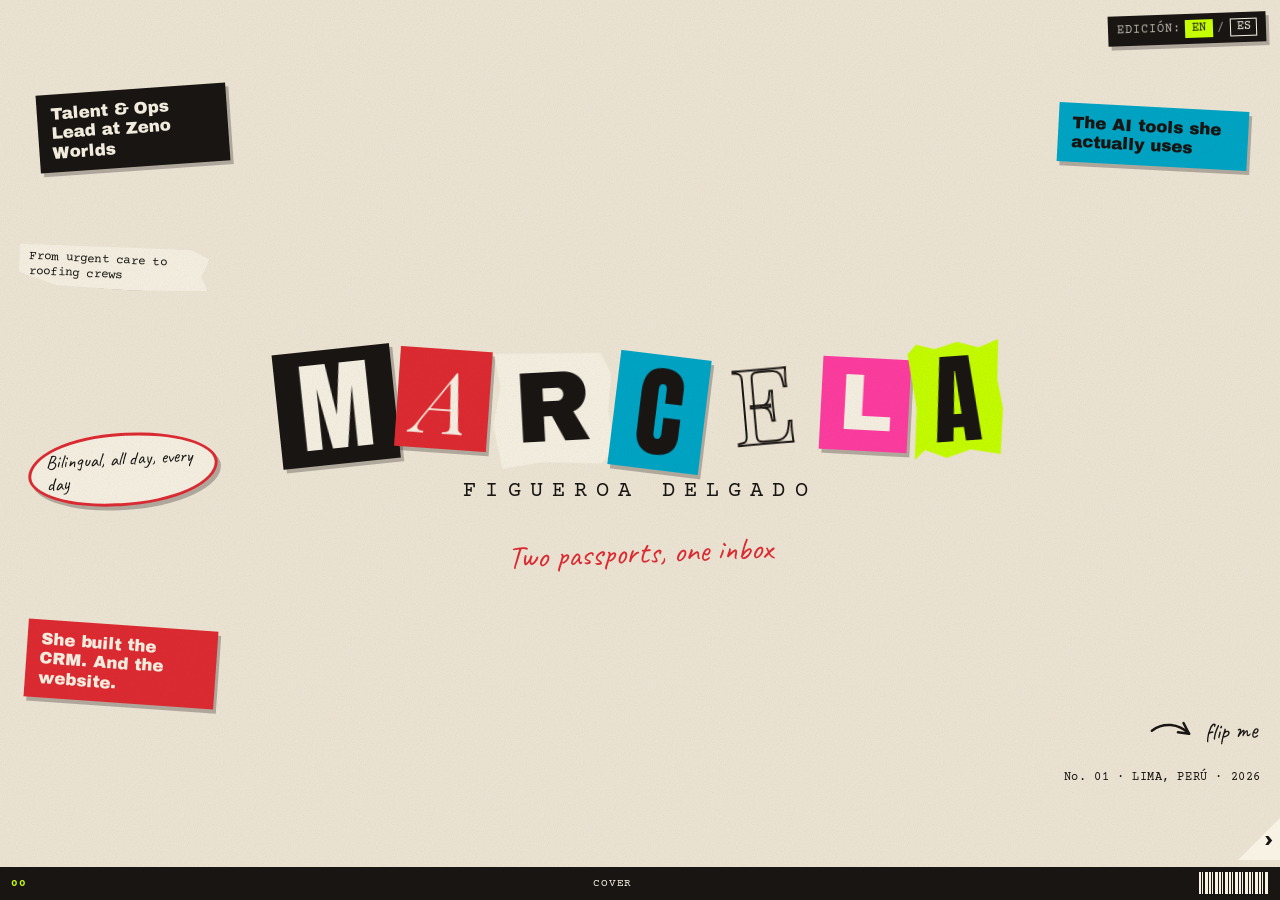
<file: portfolio/index.html>
<!doctype html>
<html lang="en">
<head>
<meta charset="utf-8" />
<meta name="viewport" content="width=device-width, initial-scale=1" />
<title>Marcela Figueroa Delgado — Portfolio</title>
<meta name="description" content="Portfolio of Marcela Figueroa Delgado. Talent and operations, built like a magazine." />
<link rel="icon" href="favicon.ico" />

<!-- Open Graph -->
<meta property="og:title" content="Marcela Figueroa Delgado — Portfolio" />
<meta property="og:description" content="Portfolio of Marcela Figueroa Delgado. Talent and operations, built like a magazine." />
<meta property="og:type" content="website" />
<meta property="og:url" content="" /> <!-- TODO: set to the deployed URL once this is imported into Vercel -->
<!-- assets/og-cover.png is a 1200x630 screenshot of the finished cover spread.
     Regenerate it any time the cover design changes — it is not built automatically. -->
<meta property="og:image" content="assets/og-cover.png" />
<meta property="og:locale" content="en_US" />
<meta property="og:locale:alternate" content="es_PE" />

<!-- Twitter -->
<meta name="twitter:card" content="summary_large_image" />
<meta name="twitter:title" content="Marcela Figueroa Delgado — Portfolio" />
<meta name="twitter:description" content="Portfolio of Marcela Figueroa Delgado. Talent and operations, built like a magazine." />
<meta name="twitter:image" content="assets/og-cover.png" />

<link rel="preconnect" href="https://fonts.googleapis.com" />
<link rel="preconnect" href="https://fonts.gstatic.com" crossorigin />
<link href="https://fonts.googleapis.com/css2?family=Anton&family=Archivo+Black&family=Playfair+Display:ital,wght@0,700;1,700&family=Courier+Prime:wght@400;700&family=Caveat:wght@500;700&display=swap" rel="stylesheet" />

<link rel="stylesheet" href="styles.css" />
</head>
<body>

<div class="paper-grain" aria-hidden="true"></div>

<div class="lang-toggle" role="group" aria-label="Language / Idioma">
  <span class="lang-toggle-label">EDICIÓN:</span>
  <button type="button" id="lang-en" class="lang-btn is-active" aria-pressed="true">EN</button>
  <span class="lang-slash">/</span>
  <button type="button" id="lang-es" class="lang-btn" aria-pressed="false">ES</button>
</div>

<main id="app">

  <!-- ===================================================================
       SPREAD 00 — COVER
       =================================================================== -->
  <section class="spread spread--cover" id="spread-00" aria-labelledby="cover-name"
    data-hash="#/" data-page="00" data-section-en="Cover" data-section-es="Portada">

    <div class="cover-flags" aria-hidden="false">
      <p class="flag flag--1" data-en="Talent &amp; Ops Lead at Zeno Worlds" data-es="Talent &amp; Ops Lead en Zeno Worlds">Talent &amp; Ops Lead at Zeno Worlds</p>
      <p class="flag flag--2" data-en="From urgent care to roofing crews" data-es="De la clínica a las cuadrillas de techos">From urgent care to roofing crews</p>
      <p class="flag flag--3" data-en="She built the CRM. And the website." data-es="Ella construyó el CRM. Y la web.">She built the CRM. And the website.</p>
      <p class="flag flag--4" data-en="The AI tools she actually uses" data-es="Las herramientas de IA que sí usa">The AI tools she actually uses</p>
      <p class="flag flag--5" data-en="Bilingual, all day, every day" data-es="Bilingüe, todo el día, todos los días">Bilingual, all day, every day</p>
    </div>

    <div class="name-block">
      <h1 class="sr-only" id="cover-name">Marcela Figueroa Delgado</h1>

      <div class="cutout-name" aria-hidden="true">
        <span class="cl cl--m">M</span>
        <span class="cl cl--a1">A</span>
        <span class="cl cl--r">R</span>
        <span class="cl cl--c">C</span>
        <span class="cl cl--e">E</span>
        <span class="cl cl--l">L</span>
        <span class="cl cl--a2">A</span>
      </div>

      <p class="surname" aria-hidden="true">Figueroa Delgado</p>

      <p class="tagline" data-en="Two passports, one inbox" data-es="Dos pasaportes, un inbox">Two passports, one inbox</p>
    </div>

    <div class="corner-stamp">
      <p class="issue-info">
        No. 01 &middot;
        <span data-en="LIMA, PERÚ" data-es="LIMA, PERÚ">LIMA, PERÚ</span> &middot;
        <span class="year">2026</span>
      </p>
    </div>

    <a href="#/contents" class="flip-hint">
      <span class="flip-hint-inner">
        <svg viewBox="0 0 46 32" aria-hidden="true" focusable="false">
          <path d="M3 12 C 15 4, 30 6, 40 17" stroke="var(--ink)" stroke-width="2.5" fill="none" stroke-linecap="round"/>
          <path d="M40 17 L 29 15 M40 17 L 35 6" stroke="var(--ink)" stroke-width="2.5" fill="none" stroke-linecap="round"/>
        </svg>
        <span data-en="flip me" data-es="dale la vuelta">flip me</span>
      </span>
    </a>

  </section>

  <!-- ===================================================================
       SPREAD 01 — CONTENTS
       =================================================================== -->
  <section class="spread spread--contents" id="spread-01" aria-labelledby="contents-heading"
    data-hash="#/contents" data-page="01" data-section-en="Contents" data-section-es="Índice">

    <div class="contents-wrap">
      <h2 id="contents-heading" class="section-header">
        <span class="sr-only" data-en="What's Inside" data-es="Qué hay adentro">What's Inside</span>
        <span class="cutout-header" aria-hidden="true" data-en="WHAT'S INSIDE" data-es="QUÉ HAY ADENTRO"></span>
      </h2>

      <div class="contents-layout">
        <div class="contents-strip card torn-1 tape">
          <ol class="contents-list">
            <li class="contents-row">
              <a class="contents-link" href="#/about">
                <span class="contents-title" data-en="About Me" data-es="Sobre Mí">About Me</span>
                <span class="sr-only">—</span>
                <span class="leader" aria-hidden="true"></span>
                <span class="contents-num" style="--base-rotate:-3deg">02</span>
              </a>
            </li>
            <li class="contents-row">
              <a class="contents-link" href="#/what-i-do">
                <span class="contents-title" data-en="What I Do All Day" data-es="Lo Que Hago Todo El Día">What I Do All Day</span>
                <span class="sr-only">—</span>
                <span class="leader" aria-hidden="true"></span>
                <span class="contents-num" style="--base-rotate:2deg">03</span>
              </a>
            </li>
            <li class="contents-row">
              <a class="contents-link" href="#/zeno">
                <span class="contents-title" data-en="The Zeno Files" data-es="Los Archivos Zeno">The Zeno Files</span>
                <span class="sr-only">—</span>
                <span class="leader" aria-hidden="true"></span>
                <span class="contents-num" style="--base-rotate:-2deg">04</span>
              </a>
            </li>
            <li class="contents-row">
              <a class="contents-link" href="#/ai">
                <span class="contents-title" data-en="How I Use AI" data-es="Cómo Uso La IA">How I Use AI</span>
                <span class="sr-only">—</span>
                <span class="leader" aria-hidden="true"></span>
                <span class="contents-num" style="--base-rotate:3deg">05</span>
              </a>
            </li>
            <li class="contents-row">
              <a class="contents-link" href="#/before-this">
                <span class="contents-title" data-en="Before This" data-es="Antes De Esto">Before This</span>
                <span class="sr-only">—</span>
                <span class="leader" aria-hidden="true"></span>
                <span class="contents-num" style="--base-rotate:-3deg">06</span>
              </a>
            </li>
            <li class="contents-row">
              <a class="contents-link" href="#/off-the-clock">
                <span class="contents-title" data-en="Off The Clock" data-es="Tiempo Libre">Off The Clock</span>
                <span class="sr-only">—</span>
                <span class="leader" aria-hidden="true"></span>
                <span class="contents-num" style="--base-rotate:2deg">07</span>
              </a>
            </li>
            <li class="contents-row">
              <a class="contents-link" href="#/contact">
                <span class="contents-title" data-en="Let's Talk" data-es="Hablemos">Let's Talk</span>
                <span class="sr-only">—</span>
                <span class="leader" aria-hidden="true"></span>
                <span class="contents-num" style="--base-rotate:-2deg">08</span>
              </a>
            </li>
          </ol>
        </div>

        <div class="contents-previews">
          <div class="thumb-scrap tape" data-draggable tabindex="0"
            style="--base-rotate:-6deg" aria-label="Decorative torn-paper preview thumbnail, draggable">
            <svg viewBox="0 0 48 48" aria-hidden="true" focusable="false">
              <circle cx="24" cy="17" r="8" fill="none" stroke="var(--ink)" stroke-width="2.5"/>
              <path d="M8 42c1-9 8-15 16-15s15 6 16 15" fill="none" stroke="var(--ink)" stroke-width="2.5" stroke-linecap="round"/>
            </svg>
            <span class="thumb-caption" data-en="About" data-es="Sobre mí">About</span>
          </div>
          <div class="thumb-scrap tape" data-draggable tabindex="0"
            style="--base-rotate:4deg" aria-label="Decorative torn-paper preview thumbnail, draggable">
            <svg viewBox="0 0 48 48" aria-hidden="true" focusable="false">
              <rect x="7" y="18" width="34" height="20" fill="none" stroke="var(--ink)" stroke-width="2.5"/>
              <path d="M18 18v-4a6 6 0 0 1 12 0v4" fill="none" stroke="var(--ink)" stroke-width="2.5"/>
            </svg>
            <span class="thumb-caption" data-en="Zeno" data-es="Zeno">Zeno</span>
          </div>
          <div class="thumb-scrap tape" data-draggable tabindex="0"
            style="--base-rotate:-3deg" aria-label="Decorative torn-paper preview thumbnail, draggable">
            <svg viewBox="0 0 48 48" aria-hidden="true" focusable="false">
              <path d="M24 6 L28 20 L42 24 L28 28 L24 42 L20 28 L6 24 L20 20 Z" fill="none" stroke="var(--ink)" stroke-width="2.5" stroke-linejoin="round"/>
            </svg>
            <span class="thumb-caption" data-en="AI" data-es="IA">AI</span>
          </div>
        </div>
      </div>

      <p class="margin-note contents-note" data-en="click any number to skip ahead" data-es="haz clic en cualquier número para saltar">click any number to skip ahead</p>

      <div class="masthead card">
        <p class="masthead-name">MFD MAGAZINE</p>
        <p data-en="Written, designed, and built by Marcela Figueroa Delgado." data-es="Escrito, diseñado y construido por Marcela Figueroa Delgado.">Written, designed, and built by Marcela Figueroa Delgado.</p>
        <p data-en="Lima, Perú. Issue One." data-es="Lima, Perú. Edición uno.">Lima, Perú. Issue One.</p>
      </div>
    </div>

  </section>

  <!-- ===================================================================
       SPREAD 02 — ABOUT ME
       =================================================================== -->
  <section class="spread spread--about" id="spread-02" aria-labelledby="about-heading"
    data-hash="#/about" data-page="02" data-section-en="About Me" data-section-es="Sobre Mí">

    <h2 id="about-heading" class="section-header">
      <span class="sr-only" data-en="Who Is She" data-es="Quién Es Ella">Who Is She</span>
      <span class="cutout-header" aria-hidden="true" data-en="WHO IS SHE" data-es="QUIÉN ES ELLA"></span>
    </h2>

    <div class="magazine-layout">
      <div class="magazine-copy">
        <p class="dropcap" data-en="Hi, I'm Marcela. American and Peruvian, and right now I'm running the Peruvian half." data-es="Hola, soy Marcela. Estadounidense y peruana, y por ahora estoy del lado peruano.">Hi, I'm Marcela. American and Peruvian, and right now I'm running the Peruvian half.</p>
        <p data-en="I grew up in the US, went to school there, and started working there. Urgent care front desk, then a Wawa register. In 2025 I moved to Lima. Now I work US hours for US companies from here, which turns out to be the most natural thing in the world when you already belong in both places." data-es="Crecí en Estados Unidos, estudié allá y empecé a trabajar allá. Recepción en una clínica de urgencias, después caja en Wawa. En 2025 me mudé a Lima. Ahora trabajo en horario de Estados Unidos para empresas de allá desde acá, que resulta ser lo más natural del mundo cuando ya perteneces a los dos lados.">I grew up in the US, went to school there, and started working there. Urgent care front desk, then a Wawa register. In 2025 I moved to Lima. Now I work US hours for US companies from here, which turns out to be the most natural thing in the world when you already belong in both places.</p>
        <p data-en="The industry changes every time. Urgent care, then roofing crews, now talent and operations for a company that places executive assistants. The job underneath never changes. Hold every detail, follow every thread, write it down so the next person picks it up without asking." data-es="El rubro cambia cada vez. Urgencias, después cuadrillas de techos, ahora talento y operaciones para una empresa que coloca asistentes ejecutivas. El trabajo por debajo nunca cambia. Sostener cada detalle, seguir cada hilo, dejarlo escrito para que la siguiente persona lo agarre sin preguntar.">The industry changes every time. Urgent care, then roofing crews, now talent and operations for a company that places executive assistants. The job underneath never changes. Hold every detail, follow every thread, write it down so the next person picks it up without asking.</p>
        <p data-en="I build things too. CRMs, screening tools, SOP databases, websites, this one included. Mostly self taught, mostly with AI, mostly because I needed the thing to exist." data-es="También construyo cosas. CRMs, herramientas de filtro, bases de datos de procedimientos, páginas web, incluida esta. Casi todo autodidacta, casi todo con IA, casi todo porque necesitaba que la cosa existiera.">I build things too. CRMs, screening tools, SOP databases, websites, this one included. Mostly self taught, mostly with AI, mostly because I needed the thing to exist.</p>
      </div>

      <div class="magazine-aside">
        <!-- optional portrait: assets/marcela.jpg
        <div class="polaroid tape" data-draggable tabindex="0" style="--base-rotate:-4deg">
          <img src="assets/marcela.jpg" alt="Marcela Figueroa Delgado" loading="lazy" />
        </div>
        -->

        <div class="flight-map card tape" style="transform: rotate(-2deg)">
          <svg id="flight-map-svg" viewBox="0 0 320 170" focusable="false">
            <title data-en="Flight path map from Northern Virginia to Lima, Perú" data-es="Mapa de la ruta de vuelo entre el norte de Virginia y Lima, Perú">Flight path map from Northern Virginia to Lima, Perú</title>
            <path id="flight-path" d="M34,130 Q160,20 286,118" fill="none" stroke="var(--ink)" stroke-width="2" stroke-dasharray="1 7" stroke-linecap="round"/>
            <circle cx="34" cy="130" r="4.5" fill="var(--ink)"/>
            <circle cx="286" cy="118" r="4.5" fill="var(--ink)"/>
            <text x="10" y="148" class="flight-label">NORTHERN VIRGINIA</text>
            <text x="308" y="136" class="flight-label" text-anchor="end">LIMA, PERÚ</text>
            <g id="plane" class="flight-plane" tabindex="0" role="slider"
              aria-valuemin="0" aria-valuemax="100" aria-valuenow="50"
              aria-label="Drag along the flight path" data-en="Drag along the flight path" data-es="Arrastra a lo largo de la ruta">
              <path d="M -9 -3 L 9 0 L -9 3 L -4 0 Z" fill="var(--ink)"/>
            </g>
          </svg>
          <p class="margin-note flight-note" data-en="2,500 miles, same workday" data-es="4.000 kilómetros, misma jornada">2,500 miles, same workday</p>
        </div>

        <p class="margin-note" style="transform: rotate(-4deg)">
          <span class="margin-note-arrow" aria-hidden="true">
            <svg viewBox="0 0 30 20" focusable="false"><path d="M2 4 C 10 2, 18 10, 27 14" stroke="var(--ink)" stroke-width="2" fill="none" stroke-linecap="round"/><path d="M27 14 L20 12 M27 14 L23 6" stroke="var(--ink)" stroke-width="2" fill="none" stroke-linecap="round"/></svg>
          </span>
          <span data-en="dual national, not a digital nomad" data-es="doble nacionalidad, no nómada digital">dual national, not a digital nomad</span>
        </p>

        <p class="margin-note" style="transform: rotate(3deg)">
          <span class="margin-note-arrow" aria-hidden="true">
            <svg viewBox="0 0 30 20" focusable="false"><path d="M2 4 C 10 2, 18 10, 27 14" stroke="var(--ink)" stroke-width="2" fill="none" stroke-linecap="round"/><path d="M27 14 L20 12 M27 14 L23 6" stroke="var(--ink)" stroke-width="2" fill="none" stroke-linecap="round"/></svg>
          </span>
          <span data-en="both languages, all day" data-es="los dos idiomas, todo el día">both languages, all day</span>
        </p>
      </div>
    </div>

  </section>

  <!-- ===================================================================
       SPREAD 03 — WHAT I DO ALL DAY
       =================================================================== -->
  <section class="spread spread--whatido" id="spread-03" aria-labelledby="whatido-heading"
    data-hash="#/what-i-do" data-page="03" data-section-en="What I Do All Day" data-section-es="Lo Que Hago Todo El Día">

    <h2 id="whatido-heading" class="section-header">
      <span class="sr-only" data-en="What I Actually Do All Day" data-es="Lo Que Hago Todo El Día">What I Actually Do All Day</span>
      <span class="cutout-header" aria-hidden="true" data-en="WHAT I ACTUALLY DO ALL DAY" data-es="LO QUE HAGO TODO EL DÍA"></span>
    </h2>

    <div class="callout-field">
      <div class="callout" data-draggable tabindex="0" style="--base-rotate:-4deg; top:4%; left:5%;">
        <span class="callout-dot" aria-hidden="true"></span>
        <span class="callout-leader" aria-hidden="true"></span>
        <span class="callout-caption" data-en="Recruiting and candidate pipelines" data-es="Reclutamiento y pipelines de candidatos">Recruiting and candidate pipelines</span>
      </div>
      <div class="callout" data-draggable tabindex="0" style="--base-rotate:3deg; top:1%; left:40%;">
        <span class="callout-dot" aria-hidden="true"></span>
        <span class="callout-leader" aria-hidden="true"></span>
        <span class="callout-caption" data-en="First-round interviews" data-es="Entrevistas de primera ronda">First-round interviews</span>
      </div>
      <div class="callout" data-draggable tabindex="0" style="--base-rotate:-3deg; top:9%; left:74%;">
        <span class="callout-dot" aria-hidden="true"></span>
        <span class="callout-leader" aria-hidden="true"></span>
        <span class="callout-caption" data-en="Candidate overviews for leadership" data-es="Resúmenes de candidatos para dirección">Candidate overviews for leadership</span>
      </div>
      <div class="callout" data-draggable tabindex="0" style="--base-rotate:5deg; top:26%; left:14%;">
        <span class="callout-dot" aria-hidden="true"></span>
        <span class="callout-leader" aria-hidden="true"></span>
        <span class="callout-caption" data-en="CRM management and status tracking" data-es="Gestión del CRM y seguimiento de estados">CRM management and status tracking</span>
      </div>
      <div class="callout" data-draggable tabindex="0" style="--base-rotate:-5deg; top:30%; left:48%;">
        <span class="callout-dot" aria-hidden="true"></span>
        <span class="callout-leader" aria-hidden="true"></span>
        <span class="callout-caption" data-en="SOPs and process documentation" data-es="Procedimientos y documentación de procesos">SOPs and process documentation</span>
      </div>
      <div class="callout" data-draggable tabindex="0" style="--base-rotate:2deg; top:22%; left:80%;">
        <span class="callout-dot" aria-hidden="true"></span>
        <span class="callout-leader" aria-hidden="true"></span>
        <span class="callout-caption" data-en="Onboarding logistics" data-es="Logística de incorporación">Onboarding logistics</span>
      </div>
      <div class="callout" data-draggable tabindex="0" style="--base-rotate:-2deg; top:52%; left:22%;">
        <span class="callout-dot" aria-hidden="true"></span>
        <span class="callout-leader" aria-hidden="true"></span>
        <span class="callout-caption" data-en="Client follow-up and discovery calls" data-es="Seguimiento a clientes y llamadas de descubrimiento">Client follow-up and discovery calls</span>
      </div>
      <div class="callout" data-draggable tabindex="0" style="--base-rotate:4deg; top:56%; left:56%;">
        <span class="callout-dot" aria-hidden="true"></span>
        <span class="callout-leader" aria-hidden="true"></span>
        <span class="callout-caption" data-en="Executive support and calendars" data-es="Soporte ejecutivo y agendas">Executive support and calendars</span>
      </div>
      <div class="callout" data-draggable tabindex="0" style="--base-rotate:-4deg; top:46%; left:82%;">
        <span class="callout-dot" aria-hidden="true"></span>
        <span class="callout-leader" aria-hidden="true"></span>
        <span class="callout-caption" data-en="Insurance claims coordination" data-es="Coordinación de reclamos de seguros">Insurance claims coordination</span>
      </div>

      <p class="margin-note callout-note" style="transform: rotate(-3deg)" data-en="nine things, two languages, one me" data-es="nueve cosas, dos idiomas, una sola yo">nine things, two languages, one me</p>
    </div>

  </section>

  <!-- ===================================================================
       SPREAD 04 — THE ZENO FILES
       =================================================================== -->
  <section class="spread spread--zeno" id="spread-04" aria-labelledby="zeno-heading"
    data-hash="#/zeno" data-page="04" data-section-en="The Zeno Files" data-section-es="Los Archivos Zeno">

    <h2 id="zeno-heading" class="section-header">
      <span class="sr-only" data-en="The Zeno Files" data-es="Los Archivos Zeno">The Zeno Files</span>
      <span class="cutout-header cutout-header--xl" aria-hidden="true" data-en="THE ZENO FILES" data-es="LOS ARCHIVOS ZENO"></span>
    </h2>

    <p class="standfirst" data-en="Talent and Operations Lead. May 2026 to now." data-es="Talent and Operations Lead. Desde mayo de 2026.">Talent and Operations Lead. May 2026 to now.</p>

    <div class="magazine-layout">
      <div class="magazine-copy">
        <p class="dropcap" data-en="Zeno Worlds places AI-fluent executive assistants from Latin America with US business owners. I own the talent side end to end." data-es="Zeno Worlds coloca asistentes ejecutivas de Latinoamérica, con manejo de IA, con dueños de negocios en Estados Unidos. Yo manejo toda la parte de talento.">Zeno Worlds places AI-fluent executive assistants from Latin America with US business owners. I own the talent side end to end.</p>
        <p data-en="I build the candidate pipelines. I run first-round interviews and turn them into structured overviews, so leadership reads one clean page instead of six resumes. I keep the CRM accurate, profiles, statuses, documents, all of it. I write the SOPs for recruiting, onboarding, and internal operations, then keep them current when the process changes. I handle onboarding logistics for new hires. I follow up with clients and run discovery calls." data-es="Construyo los pipelines de candidatos. Hago las entrevistas de primera ronda y las convierto en resúmenes estructurados, para que dirección lea una sola página limpia en vez de seis currículums. Mantengo el CRM al día, perfiles, estados, documentos, todo. Escribo los procedimientos de reclutamiento, incorporación y operaciones internas, y los mantengo al día cuando el proceso cambia. Manejo la logística de incorporación de nuevos ingresos. Hago seguimiento a clientes y llevo las llamadas de descubrimiento.">I build the candidate pipelines. I run first-round interviews and turn them into structured overviews, so leadership reads one clean page instead of six resumes. I keep the CRM accurate, profiles, statuses, documents, all of it. I write the SOPs for recruiting, onboarding, and internal operations, then keep them current when the process changes. I handle onboarding logistics for new hires. I follow up with clients and run discovery calls.</p>
      </div>

      <div class="magazine-aside">
        <div class="showcase-frame tape" data-draggable tabindex="0" style="--base-rotate:-3deg">
          <div class="showcase-placeholder" role="img" aria-label="Placeholder for a screenshot of the Zeno Worlds website" data-en="Placeholder for a screenshot of the Zeno Worlds website" data-es="Marcador de posición para una captura del sitio de Zeno Worlds">
            <!-- assets/shots/zeno-site.webp -->
            <!-- once this image exists, wrap this .showcase-frame in <a href="[live Zeno Worlds URL]" target="_blank" rel="noopener"> -->
            <span class="showcase-placeholder-label" aria-hidden="true" data-en="image coming soon" data-es="imagen próximamente">image coming soon</span>
          </div>
          <p class="showcase-caption" data-en="The Zeno Worlds site" data-es="El sitio de Zeno Worlds">The Zeno Worlds site</p>
        </div>

        <div class="showcase-frame tape" data-draggable tabindex="0" style="--base-rotate:4deg">
          <div class="showcase-placeholder" role="img" aria-label="Placeholder for a screenshot of the SOP database" data-en="Placeholder for a screenshot of the SOP database" data-es="Marcador de posición para una captura de la base de procedimientos">
            <!-- assets/shots/sop-database.webp -->
            <span class="showcase-placeholder-label" aria-hidden="true" data-en="image coming soon" data-es="imagen próximamente">image coming soon</span>
          </div>
          <p class="showcase-caption" data-en="The SOP database, all mine" data-es="La base de procedimientos, toda mía">The SOP database, all mine</p>
        </div>

        <p class="margin-note" style="transform: rotate(-4deg)">
          <span class="margin-note-arrow" aria-hidden="true">
            <svg viewBox="0 0 30 20" focusable="false"><path d="M2 4 C 10 2, 18 10, 27 14" stroke="var(--ink)" stroke-width="2" fill="none" stroke-linecap="round"/><path d="M27 14 L20 12 M27 14 L23 6" stroke="var(--ink)" stroke-width="2" fill="none" stroke-linecap="round"/></svg>
          </span>
          <span data-en="I wrote every one of these" data-es="Escribí cada uno de estos">I wrote every one of these</span>
        </p>
      </div>
    </div>

  </section>

  <!-- ===================================================================
       SPREAD 05 — HOW I USE AI
       =================================================================== -->
  <section class="spread spread--ai" id="spread-05" aria-labelledby="ai-heading"
    data-hash="#/ai" data-page="05" data-section-en="How I Use AI" data-section-es="Cómo Uso La IA">

    <h2 id="ai-heading" class="section-header">
      <span class="sr-only" data-en="How I Use AI" data-es="Cómo Uso La IA">How I Use AI</span>
      <span class="cutout-header" aria-hidden="true" data-en="HOW I USE AI" data-es="CÓMO USO LA IA"></span>
    </h2>

    <p class="standfirst" data-en="Self taught. I learn by building the thing I need, then keeping it running." data-es="Autodidacta. Aprendo construyendo la cosa que necesito, y después manteniéndola.">Self taught. I learn by building the thing I need, then keeping it running.</p>

    <div class="tool-row">
      <div class="tool-badge tape" data-draggable tabindex="0" style="--base-rotate:-4deg">
        <span class="tool-name">Claude</span>
        <span class="tool-caption" data-en="daily driver. tools, docs, drafting" data-es="el de todos los días. herramientas, documentos, redacción">daily driver. tools, docs, drafting</span>
      </div>
      <div class="tool-badge tape" data-draggable tabindex="0" style="--base-rotate:3deg">
        <span class="tool-name">ChatGPT</span>
        <span class="tool-caption" data-en="second opinion, quick turnarounds" data-es="segunda opinión, respuestas rápidas">second opinion, quick turnarounds</span>
      </div>
      <div class="tool-badge tape" data-draggable tabindex="0" style="--base-rotate:-3deg">
        <span class="tool-name">Lovable</span>
        <span class="tool-caption" data-en="app and CRM builds" data-es="apps y CRMs">app and CRM builds</span>
      </div>
      <div class="tool-badge tape" data-draggable tabindex="0" style="--base-rotate:4deg">
        <span class="tool-name">VS Code</span>
        <span class="tool-caption" data-en="where the sites get built" data-es="donde se construyen los sitios">where the sites get built</span>
      </div>
    </div>

    <div class="built-field">
      <p class="built-item card torn-1" style="top:2%; left:5%; transform:rotate(-4deg)" data-en="A CRM for candidate profiles, statuses, and documents" data-es="Un CRM para perfiles, estados y documentos de candidatos">A CRM for candidate profiles, statuses, and documents</p>
      <p class="built-item card torn-2" style="top:0%; left:40%; transform:rotate(3deg)" data-en="An applicant screening tool that scores and tiers a pool against a job description" data-es="Una herramienta que puntúa y clasifica postulantes según la descripción del puesto">An applicant screening tool that scores and tiers a pool against a job description</p>
      <p class="built-item card torn-3" style="top:15%; left:72%; transform:rotate(-3deg)" data-en="A candidate overview generator that turns interview notes into one consistent page" data-es="Un generador de resúmenes que convierte notas de entrevista en una página consistente">A candidate overview generator that turns interview notes into one consistent page</p>
      <p class="built-item card torn-2" style="top:36%; left:18%; transform:rotate(5deg)" data-en="A searchable SOP database" data-es="Una base de datos de procedimientos, con buscador">A searchable SOP database</p>
      <p class="built-item card torn-1" style="top:40%; left:54%; transform:rotate(-5deg)" data-en="Websites, including this one" data-es="Páginas web, incluida esta">Websites, including this one</p>
    </div>

    <div class="mezzer-showcase">
      <div class="mezzer-pair">
        <div class="showcase-frame tape mezzer-frame" data-draggable tabindex="0" style="--base-rotate:-3deg">
          <span class="mezzer-label" data-en="BEFORE" data-es="ANTES">BEFORE</span>
          <div class="showcase-placeholder" role="img" aria-label="Placeholder for a before screenshot of the Mezzer Tech website" data-en="Placeholder for a before screenshot of the Mezzer Tech website" data-es="Marcador de posición para la captura de antes del sitio de Mezzer Tech">
            <!-- assets/shots/mezzer-before.webp -->
            <span class="showcase-placeholder-label" aria-hidden="true" data-en="image coming soon" data-es="imagen próximamente">image coming soon</span>
          </div>
        </div>
        <div class="showcase-frame tape mezzer-frame" data-draggable tabindex="0" style="--base-rotate:3deg">
          <span class="mezzer-label" data-en="AFTER" data-es="DESPUÉS">AFTER</span>
          <div class="showcase-placeholder" role="img" aria-label="Placeholder for an after screenshot of the Mezzer Tech website" data-en="Placeholder for an after screenshot of the Mezzer Tech website" data-es="Marcador de posición para la captura de después del sitio de Mezzer Tech">
            <!-- assets/shots/mezzer-after.webp -->
            <!-- once this image exists, wrap this .showcase-frame in <a href="[live Mezzer Tech URL]" target="_blank" rel="noopener"> -->
            <span class="showcase-placeholder-label" aria-hidden="true" data-en="image coming soon" data-es="imagen próximamente">image coming soon</span>
          </div>
        </div>
      </div>
      <p class="showcase-caption" data-en="Mezzer Tech, full redesign" data-es="Mezzer Tech, rediseño completo">Mezzer Tech, full redesign</p>
    </div>

    <p class="margin-note" style="transform: rotate(-3deg)">
      <span class="margin-note-arrow" aria-hidden="true">
        <svg viewBox="0 0 30 20" focusable="false"><path d="M2 4 C 10 2, 18 10, 27 14" stroke="var(--ink)" stroke-width="2" fill="none" stroke-linecap="round"/><path d="M27 14 L20 12 M27 14 L23 6" stroke="var(--ink)" stroke-width="2" fill="none" stroke-linecap="round"/></svg>
      </span>
      <span data-en="this site is on the list too. view source." data-es="esta página también está en la lista. mira el código.">this site is on the list too. view source.</span>
    </p>

  </section>

  <!-- ===================================================================
       SPREAD 06 — BEFORE THIS
       =================================================================== -->
  <section class="spread spread--before" id="spread-06" aria-labelledby="before-heading"
    data-hash="#/before-this" data-page="06" data-section-en="Before This" data-section-es="Antes De Esto">

    <h2 id="before-heading" class="section-header">
      <span class="sr-only" data-en="Before This" data-es="Antes De Esto">Before This</span>
      <span class="cutout-header" aria-hidden="true" data-en="BEFORE THIS" data-es="ANTES DE ESTO"></span>
    </h2>

    <div class="role-cards">
      <div class="role-card tape" data-draggable tabindex="0" style="--base-rotate:-3deg">
        <p class="role-card-title" data-en="Executive Assistant, a residential and commercial roofing company in Virginia. December 2025 to now." data-es="Asistente Ejecutiva, empresa de techos residenciales y comerciales en Virginia. Desde diciembre de 2025.">Executive Assistant, a residential and commercial roofing company in Virginia. December 2025 to now.</p>
        <p class="role-card-body" data-en="Calendar, scheduling, and crew coordination. Bilingual liaison between leadership and Spanish-speaking crews and subcontractors. Insurance claims from filing to adjuster follow-up. Recruiting, hours tracking, and on-site logistics." data-es="Agenda, programación y coordinación de cuadrillas. Enlace bilingüe entre dirección y cuadrillas y subcontratistas hispanohablantes. Reclamos de seguros desde la presentación hasta el seguimiento con ajustadores. Reclutamiento, control de horas y logística en obra.">Calendar, scheduling, and crew coordination. Bilingual liaison between leadership and Spanish-speaking crews and subcontractors. Insurance claims from filing to adjuster follow-up. Recruiting, hours tracking, and on-site logistics.</p>
      </div>
      <div class="role-card tape" data-draggable tabindex="0" style="--base-rotate:2deg">
        <p class="role-card-title" data-en="Medical Receptionist, Gainesville Urgent Medical Care. June 2023 to July 2025." data-es="Recepcionista Médica, Gainesville Urgent Medical Care. Junio de 2023 a julio de 2025.">Medical Receptionist, Gainesville Urgent Medical Care. June 2023 to July 2025.</p>
        <p class="role-card-body" data-en="Patient scheduling and front desk in a high-volume urgent care. Billing, insurance verification, claims processing, and EMR records. Patient-facing service in both languages. This is where I learned that claims are won on documentation." data-es="Programación de pacientes y recepción en una clínica de urgencias de alto volumen. Facturación, verificación de seguros, procesamiento de reclamos y registros médicos electrónicos. Atención a pacientes en los dos idiomas. Ahí aprendí que los reclamos se ganan con documentación.">Patient scheduling and front desk in a high-volume urgent care. Billing, insurance verification, claims processing, and EMR records. Patient-facing service in both languages. This is where I learned that claims are won on documentation.</p>
      </div>
      <div class="role-card tape" data-draggable tabindex="0" style="--base-rotate:-2deg">
        <p class="role-card-title" data-en="Team Lead, Wawa. February 2025 to July 2025." data-es="Jefa de Turno, Wawa. Febrero a julio de 2025.">Team Lead, Wawa. February 2025 to July 2025.</p>
        <p class="role-card-body" data-en="Ran daily store operations across the counter, the register, and food service. Directed the team through the shift, handled cash, and kept the open and close on schedule." data-es="Manejé la operación diaria del local, mostrador, caja y servicio de comida. Dirigí al equipo durante el turno, manejé efectivo y mantuve la apertura y el cierre a tiempo.">Ran daily store operations across the counter, the register, and food service. Directed the team through the shift, handled cash, and kept the open and close on schedule.</p>
      </div>
    </div>

    <p class="due-stamp" data-en="Gainesville High School, Advanced Diploma, 2019 to 2023" data-es="Gainesville High School, Advanced Diploma, 2019 a 2023">Gainesville High School, Advanced Diploma, 2019 to 2023</p>

  </section>

  <!-- ===================================================================
       SPREAD 07 — OFF THE CLOCK
       =================================================================== -->
  <section class="spread spread--offclock" id="spread-07" aria-labelledby="offclock-heading"
    data-hash="#/off-the-clock" data-page="07" data-section-en="Off The Clock" data-section-es="Tiempo Libre">

    <h2 id="offclock-heading" class="section-header">
      <span class="sr-only" data-en="Off The Clock" data-es="Tiempo Libre">Off The Clock</span>
      <span class="cutout-header" aria-hidden="true" data-en="OFF THE CLOCK" data-es="TIEMPO LIBRE"></span>
    </h2>

    <p class="standfirst" data-en="The rest of it. Because a resume leaves out everything that makes a person tolerable to work with." data-es="Lo demás. Porque un currículum deja fuera todo lo que hace que una persona sea soportable en el trabajo.">The rest of it. Because a resume leaves out everything that makes a person tolerable to work with.</p>

    <div class="offclock-layout">

      <!-- Block 1: Right Now sidebar -->
      <div class="rightnow-card card tape" style="transform: rotate(-2deg)">
        <h3 class="section-header">
          <span class="sr-only" data-en="Right Now" data-es="Ahora Mismo">Right Now</span>
          <span class="cutout-header cutout-header--sm" aria-hidden="true" data-en="RIGHT NOW" data-es="AHORA MISMO"></span>
        </h3>

        <div class="rightnow-rows">
          <div class="rightnow-row">
            <p class="rightnow-text"><span class="rightnow-label" data-en="Learning" data-es="Aprendiendo">Learning</span><span data-en="Coding" data-es="Programación">Coding</span></p>
            <div class="rightnow-slot tape" data-draggable tabindex="0" style="--base-rotate:-4deg">
              <div class="showcase-placeholder showcase-placeholder--square" role="img" aria-label="Placeholder for a photo or sticker about learning to code" data-en="Placeholder for a photo or sticker about learning to code" data-es="Marcador de posición para una foto o pegatina sobre aprender a programar">
                <!-- assets/stickers/right-now-learning.webp -->
                <span class="showcase-placeholder-label" aria-hidden="true" data-en="soon" data-es="pronto">soon</span>
              </div>
            </div>
          </div>
          <div class="rightnow-row">
            <p class="rightnow-text"><span class="rightnow-label" data-en="Watching" data-es="Viendo">Watching</span><span data-en="The West Wing" data-es="The West Wing">The West Wing</span></p>
            <div class="rightnow-slot tape" data-draggable tabindex="0" style="--base-rotate:3deg">
              <div class="showcase-placeholder showcase-placeholder--square" role="img" aria-label="Placeholder for a photo or sticker about watching The West Wing" data-en="Placeholder for a photo or sticker about watching The West Wing" data-es="Marcador de posición para una foto o pegatina sobre ver The West Wing">
                <!-- assets/stickers/right-now-watching.webp -->
                <span class="showcase-placeholder-label" aria-hidden="true" data-en="soon" data-es="pronto">soon</span>
              </div>
            </div>
          </div>
          <div class="rightnow-row">
            <p class="rightnow-text"><span class="rightnow-label" data-en="Reading" data-es="Leyendo">Reading</span><span data-en="El Túnel, Ernesto Sábato" data-es="El Túnel, Ernesto Sábato">El Túnel, Ernesto Sábato</span></p>
            <div class="rightnow-slot tape" data-draggable tabindex="0" style="--base-rotate:-3deg">
              <div class="showcase-placeholder showcase-placeholder--square" role="img" aria-label="Placeholder for a photo or sticker about reading El Túnel" data-en="Placeholder for a photo or sticker about reading El Túnel" data-es="Marcador de posición para una foto o pegatina sobre leer El Túnel">
                <!-- assets/stickers/right-now-reading.webp -->
                <span class="showcase-placeholder-label" aria-hidden="true" data-en="soon" data-es="pronto">soon</span>
              </div>
            </div>
          </div>
          <div class="rightnow-row">
            <p class="rightnow-text"><span class="rightnow-label" data-en="Eating" data-es="Comiendo">Eating</span><span data-en="Katana, Japanese-Peruvian fusion" data-es="Katana, fusión nikkei">Katana, Japanese-Peruvian fusion</span></p>
            <div class="rightnow-slot tape" data-draggable tabindex="0" style="--base-rotate:4deg">
              <div class="showcase-placeholder showcase-placeholder--square" role="img" aria-label="Placeholder for a photo or sticker about eating at Katana" data-en="Placeholder for a photo or sticker about eating at Katana" data-es="Marcador de posición para una foto o pegatina sobre comer en Katana">
                <!-- assets/stickers/right-now-eating.webp -->
                <span class="showcase-placeholder-label" aria-hidden="true" data-en="soon" data-es="pronto">soon</span>
              </div>
            </div>
          </div>
        </div>
      </div>

      <!-- Block 2: now-playing music swiper -->
      <div class="player-card card tape" style="transform: rotate(1.5deg)">
        <p class="player-label" data-en="NOW PLAYING" data-es="SONANDO AHORA">NOW PLAYING</p>
        <div class="player-body">
          <button type="button" class="player-arrow player-arrow--prev" aria-label="Previous track" data-en="Previous track" data-es="Canción anterior">&lsaquo;</button>
          <div class="player-viewport" tabindex="0" role="group" aria-label="Album swiper" data-en="Album swiper" data-es="Selector de álbumes">
            <div class="player-track" id="player-track">
              <div class="album-frame">
                <div class="showcase-placeholder showcase-placeholder--square" role="img" aria-label="Placeholder cover art for No One Knows by Queens of the Stone Age" data-en="Placeholder cover art for No One Knows by Queens of the Stone Age" data-es="Marcador de posición para la portada de No One Knows, de Queens of the Stone Age">
                  <!-- assets/music/track-1.webp -->
                  <span class="showcase-placeholder-label" aria-hidden="true" data-en="cover coming soon" data-es="portada próximamente">cover coming soon</span>
                </div>
                <p class="album-caption" data-en="No One Knows — Queens of the Stone Age" data-es="No One Knows — Queens of the Stone Age">No One Knows — Queens of the Stone Age</p>
              </div>
              <div class="album-frame">
                <div class="showcase-placeholder showcase-placeholder--square" role="img" aria-label="Placeholder cover art for EoO by Bad Bunny" data-en="Placeholder cover art for EoO by Bad Bunny" data-es="Marcador de posición para la portada de EoO, de Bad Bunny">
                  <!-- assets/music/track-2.webp -->
                  <span class="showcase-placeholder-label" aria-hidden="true" data-en="cover coming soon" data-es="portada próximamente">cover coming soon</span>
                </div>
                <p class="album-caption" data-en="EoO — Bad Bunny" data-es="EoO — Bad Bunny">EoO — Bad Bunny</p>
              </div>
              <div class="album-frame">
                <div class="showcase-placeholder showcase-placeholder--square" role="img" aria-label="Placeholder cover art for Breakfast in America by Supertramp" data-en="Placeholder cover art for Breakfast in America by Supertramp" data-es="Marcador de posición para la portada de Breakfast in America, de Supertramp">
                  <!-- assets/music/track-3.webp -->
                  <span class="showcase-placeholder-label" aria-hidden="true" data-en="cover coming soon" data-es="portada próximamente">cover coming soon</span>
                </div>
                <p class="album-caption" data-en="Breakfast in America — Supertramp" data-es="Breakfast in America — Supertramp">Breakfast in America — Supertramp</p>
              </div>
              <div class="album-frame">
                <div class="showcase-placeholder showcase-placeholder--square" role="img" aria-label="Placeholder cover art for Entombed by Deftones" data-en="Placeholder cover art for Entombed by Deftones" data-es="Marcador de posición para la portada de Entombed, de Deftones">
                  <!-- assets/music/track-4.webp -->
                  <span class="showcase-placeholder-label" aria-hidden="true" data-en="cover coming soon" data-es="portada próximamente">cover coming soon</span>
                </div>
                <p class="album-caption" data-en="Entombed — Deftones" data-es="Entombed — Deftones">Entombed — Deftones</p>
              </div>
              <div class="album-frame">
                <div class="showcase-placeholder showcase-placeholder--square" role="img" aria-label="Placeholder cover art for My Kink Is Karma by Chappell Roan" data-en="Placeholder cover art for My Kink Is Karma by Chappell Roan" data-es="Marcador de posición para la portada de My Kink Is Karma, de Chappell Roan">
                  <!-- assets/music/track-5.webp -->
                  <span class="showcase-placeholder-label" aria-hidden="true" data-en="cover coming soon" data-es="portada próximamente">cover coming soon</span>
                </div>
                <p class="album-caption" data-en="My Kink Is Karma — Chappell Roan" data-es="My Kink Is Karma — Chappell Roan">My Kink Is Karma — Chappell Roan</p>
              </div>
            </div>
          </div>
          <button type="button" class="player-arrow player-arrow--next" aria-label="Next track" data-en="Next track" data-es="Siguiente canción">&rsaquo;</button>
        </div>
        <div class="player-dots" role="tablist" aria-label="Track position">
          <button type="button" class="player-dot is-active" data-index="0" aria-label="Track 1"></button>
          <button type="button" class="player-dot" data-index="1" aria-label="Track 2"></button>
          <button type="button" class="player-dot" data-index="2" aria-label="Track 3"></button>
          <button type="button" class="player-dot" data-index="3" aria-label="Track 4"></button>
          <button type="button" class="player-dot" data-index="4" aria-label="Track 5"></button>
        </div>
        <p class="margin-note player-note" data-en="i listen to everything,, really" data-es="escucho de todo,, en serio">i listen to everything,, really</p>
      </div>

    </div>

    <!-- Block 3: self-quiz -->
    <div class="quiz-block">
      <h3 class="section-header">
        <span class="sr-only" data-en="The Quiz, Answered Honestly" data-es="El Test, Respondido Con Honestidad">The Quiz, Answered Honestly</span>
        <span class="cutout-header cutout-header--sm" aria-hidden="true" data-en="THE QUIZ, ANSWERED HONESTLY" data-es="EL TEST, RESPONDIDO CON HONESTIDAD"></span>
      </h3>
      <div class="quiz-items">
        <div class="quiz-item card torn-1" style="transform: rotate(-2deg)">
          <p class="quiz-q" data-en="Morning person or night owl?" data-es="¿Madrugadora o búho nocturno?">Morning person or night owl?</p>
          <p class="quiz-a" data-en="Night owl" data-es="Búho nocturno">Night owl</p>
        </div>
        <div class="quiz-item card torn-2" style="transform: rotate(2deg)">
          <p class="quiz-q" data-en="A tool you would defend in an argument?" data-es="¿Una herramienta que defenderías en una discusión?">A tool you would defend in an argument?</p>
          <p class="quiz-a" data-en="Claude. I call her Claudia." data-es="Claude. La llamo Claudia.">Claude. I call her Claudia.</p>
        </div>
        <div class="quiz-item card torn-3" style="transform: rotate(-3deg)">
          <p class="quiz-q" data-en="Something you are bad at?" data-es="¿Algo que se te da mal?">Something you are bad at?</p>
          <p class="quiz-a" data-en="Sp3lling" data-es="La 0rtografía">Sp3lling</p>
        </div>
      </div>
    </div>

    <!-- Block 4: sticker pile -->
    <div class="sticker-pile-wrap">
      <div class="sticker-pile">
        <div class="sticker" data-draggable tabindex="0" style="--base-rotate:-8deg; top:2%; left:4%; background:var(--red);" aria-label="Star sticker, draggable" data-en="Star sticker, draggable" data-es="Pegatina de estrella, para arrastrar">
          <svg viewBox="0 0 24 24" aria-hidden="true" focusable="false"><path d="M12 2 L14.5 9 L22 9.5 L16 14.5 L18 22 L12 17.5 L6 22 L8 14.5 L2 9.5 L9.5 9 Z" fill="var(--paper-2)"/></svg>
        </div>
        <div class="sticker" data-draggable tabindex="0" style="--base-rotate:6deg; top:6%; left:20%; background:var(--cyan);" aria-label="Heart sticker, draggable" data-en="Heart sticker, draggable" data-es="Pegatina de corazón, para arrastrar">
          <svg viewBox="0 0 24 24" aria-hidden="true" focusable="false"><path d="M12 21s-7-4.35-9.5-8.5C.5 8 3 4 7 4c2 0 3.5 1.2 5 3 1.5-1.8 3-3 5-3 4 0 6.5 4 4.5 8.5C19 16.65 12 21 12 21z" fill="var(--paper-2)"/></svg>
        </div>
        <div class="sticker" data-draggable tabindex="0" style="--base-rotate:-5deg; top:0%; left:36%; background:var(--hot);" aria-label="Lightning bolt sticker, draggable" data-en="Lightning bolt sticker, draggable" data-es="Pegatina de rayo, para arrastrar">
          <svg viewBox="0 0 24 24" aria-hidden="true" focusable="false"><path d="M13 2 L4 14 h6 l-2 8 9-13 h-6 z" fill="var(--paper-2)"/></svg>
        </div>
        <div class="sticker" data-draggable tabindex="0" style="--base-rotate:9deg; top:10%; left:50%; background:var(--acid);" aria-label="Smiley face sticker, draggable" data-en="Smiley face sticker, draggable" data-es="Pegatina de carita feliz, para arrastrar">
          <svg viewBox="0 0 24 24" aria-hidden="true" focusable="false"><circle cx="12" cy="12" r="10" fill="none" stroke="var(--paper-2)" stroke-width="2"/><circle cx="8.5" cy="10" r="1.3" fill="var(--paper-2)"/><circle cx="15.5" cy="10" r="1.3" fill="var(--paper-2)"/><path d="M7 15c1.5 2 8.5 2 10 0" stroke="var(--paper-2)" stroke-width="2" fill="none" stroke-linecap="round"/></svg>
        </div>
        <div class="sticker" data-draggable tabindex="0" style="--base-rotate:-6deg; top:4%; left:66%; background:var(--ink);" aria-label="Music note sticker, draggable" data-en="Music note sticker, draggable" data-es="Pegatina de nota musical, para arrastrar">
          <svg viewBox="0 0 24 24" aria-hidden="true" focusable="false"><circle cx="7" cy="18" r="3" fill="var(--paper-2)"/><circle cx="17" cy="16" r="3" fill="var(--paper-2)"/><path d="M10 18V5l10-2v11" stroke="var(--paper-2)" stroke-width="2" fill="none"/></svg>
        </div>
        <div class="sticker" data-draggable tabindex="0" style="--base-rotate:5deg; top:14%; left:80%; background:var(--red);" aria-label="Camera sticker, draggable" data-en="Camera sticker, draggable" data-es="Pegatina de cámara, para arrastrar">
          <svg viewBox="0 0 24 24" aria-hidden="true" focusable="false"><rect x="3" y="7" width="18" height="13" fill="none" stroke="var(--paper-2)" stroke-width="2"/><path d="M8 7 L10 4 h4 l2 3" stroke="var(--paper-2)" stroke-width="2" fill="none"/><circle cx="12" cy="13.5" r="4" fill="none" stroke="var(--paper-2)" stroke-width="2"/></svg>
        </div>
        <div class="sticker" data-draggable tabindex="0" style="--base-rotate:-9deg; top:22%; left:10%; background:var(--cyan);" aria-label="Speech bubble sticker, draggable" data-en="Speech bubble sticker, draggable" data-es="Pegatina de globo de diálogo, para arrastrar">
          <svg viewBox="0 0 24 24" aria-hidden="true" focusable="false"><path d="M3 5h18v10H9l-4 4v-4H3z" fill="none" stroke="var(--paper-2)" stroke-width="2" stroke-linejoin="round"/></svg>
        </div>
        <div class="sticker" data-draggable tabindex="0" style="--base-rotate:7deg; top:26%; left:28%; background:var(--hot);" aria-label="Paperclip sticker, draggable" data-en="Paperclip sticker, draggable" data-es="Pegatina de clip, para arrastrar">
          <svg viewBox="0 0 24 24" aria-hidden="true" focusable="false"><path d="M7 12V6a4 4 0 0 1 8 0v10a2.5 2.5 0 0 1-5 0V8" fill="none" stroke="var(--paper-2)" stroke-width="2" stroke-linecap="round"/></svg>
        </div>
        <div class="sticker" data-draggable tabindex="0" style="--base-rotate:-4deg; top:20%; left:46%; background:var(--acid);" aria-label="Checkmark sticker, draggable" data-en="Checkmark sticker, draggable" data-es="Pegatina de check, para arrastrar">
          <svg viewBox="0 0 24 24" aria-hidden="true" focusable="false"><path d="M4 12 l6 6 L20 6" fill="none" stroke="var(--paper-2)" stroke-width="3" stroke-linecap="round" stroke-linejoin="round"/></svg>
        </div>
        <div class="sticker" data-draggable tabindex="0" style="--base-rotate:4deg; top:28%; left:62%; background:var(--ink);" aria-label="Sparkle sticker, draggable" data-en="Sparkle sticker, draggable" data-es="Pegatina de destello, para arrastrar">
          <svg viewBox="0 0 24 24" aria-hidden="true" focusable="false"><path d="M12 2 l1.5 7L21 12l-7.5 3L12 22l-1.5-7L3 12l7.5-3z" fill="var(--paper-2)"/></svg>
        </div>
      </div>
      <p class="margin-note sticker-note" data-en="move them around and decorate!" data-es="¡muévelos y decora!">move them around and decorate!</p>
    </div>

  </section>

  <!-- ===================================================================
       SPREAD 08 — placeholder, built out in the next pass
       =================================================================== -->
  <section class="spread spread--stub" id="spread-08" data-hash="#/contact" data-page="08" data-section-en="Let's Talk" data-section-es="Hablemos">
    <div class="stub-card card torn-2 tape">
      <h2 class="stub-title" data-en="Let's Talk" data-es="Hablemos">Let's Talk</h2>
      <p data-en="This spread is being built next." data-es="Esta sección se está armando.">This spread is being built next.</p>
      <a class="stub-back" href="#/contents" data-en="← Back to contents" data-es="← Volver al índice">← Back to contents</a>
    </div>
  </section>

</main>

<button type="button" id="page-prev" class="page-turn page-turn--prev"
  aria-label="Previous page" data-en="Previous page" data-es="Página anterior" hidden>
  <span aria-hidden="true">&lsaquo;</span>
</button>
<button type="button" id="page-next" class="page-turn page-turn--next"
  aria-label="Next page" data-en="Next page" data-es="Página siguiente">
  <span aria-hidden="true">&rsaquo;</span>
</button>

<footer class="footer-strip">
  <span class="page-num">00</span>
  <span class="section-name">Cover</span>
  <div class="barcode-mini" aria-hidden="true"></div>
</footer>

<script src="main.js"></script>
</body>
</html>
</file>
<file: portfolio/styles.css>
/* =========================================================================
   MARCELA FIGUEROA DELGADO — portfolio
   Scrapbook / early-2000s magazine cutout system.
   Every color and font used in the body of this file comes from the token
   block below. No one-off hex values past this point.
   ========================================================================= */

:root {
  /* --- paper & print palette --- */
  --paper: #EFE7D6;
  --paper-2: #F7F2E4;
  --ink: #191512;
  --red: #E02B32;
  --cyan: #00A6C7;
  --acid: #C6FF00;
  --hot: #FF3DA1;
  --tape: rgba(226, 214, 180, 0.72);

  /* derived / structural */
  --ink-soft: rgba(25, 21, 18, 0.72);
  --shadow-paper: 3px 4px 0 rgba(25, 21, 18, 0.28);
  --shadow-paper-lift: 6px 9px 0 rgba(25, 21, 18, 0.34);
  --border-hairline: 1px solid var(--ink);

  /* type */
  --f-display: "Anton", "Archivo Black", sans-serif;
  --f-heavy: "Archivo Black", sans-serif;
  --f-didone: "Playfair Display", "Times New Roman", serif;
  --f-mono: "Courier Prime", "Courier New", monospace;
  --f-marker: "Caveat", cursive;
  --f-body: "Times New Roman", Times, serif;

  /* motion */
  --ease-spring: cubic-bezier(0.34, 1.56, 0.64, 1);
  --dur-tape: 240ms;
  --dur-flip: 700ms;
}

/* =========================================================================
   Reset
   ========================================================================= */
*, *::before, *::after { box-sizing: border-box; }

html, body {
  margin: 0;
  padding: 0;
}

body {
  background: var(--paper);
  color: var(--ink);
  font-family: var(--f-body);
  min-height: 100vh;
  overflow-x: hidden;
  position: relative;
}

img { max-width: 100%; display: block; }
a { color: inherit; }
button { font: inherit; color: inherit; }

.sr-only {
  position: absolute;
  width: 1px; height: 1px;
  padding: 0; margin: -1px;
  overflow: hidden;
  clip: rect(0, 0, 0, 0);
  white-space: nowrap;
  border: 0;
}

:focus-visible {
  outline: 3px solid var(--red);
  outline-offset: 3px;
}

/* =========================================================================
   Paper grain overlay — procedural noise via inline SVG filter, no bitmap
   asset required. Sits above everything, multiplies, ignores pointer.
   ========================================================================= */
.paper-grain {
  position: fixed;
  inset: 0;
  z-index: 500;
  pointer-events: none;
  opacity: 0.09;
  mix-blend-mode: multiply;
  background-image: url("data:image/svg+xml;utf8,<svg xmlns='http://www.w3.org/2000/svg' width='180' height='180'><filter id='n'><feTurbulence type='fractalNoise' baseFrequency='0.85' numOctaves='2' stitchTiles='stitch'/><feColorMatrix type='matrix' values='0 0 0 0 0.098  0 0 0 0 0.082  0 0 0 0 0.070  0 0 0 0.9 0'/></filter><rect width='100%25' height='100%25' filter='url(%23n)'/></svg>");
  background-repeat: repeat;
}

/* =========================================================================
   Halftone helper — used behind photo elements
   ========================================================================= */
.halftone {
  position: relative;
}
.halftone::after {
  content: "";
  position: absolute;
  inset: 0;
  pointer-events: none;
  background-image: radial-gradient(circle, var(--ink) 1px, transparent 1.2px);
  background-size: 5px 5px;
  opacity: 0.16;
  mix-blend-mode: multiply;
}

/* =========================================================================
   Torn / cut paper cards
   ========================================================================= */
.card {
  background: var(--paper-2);
  box-shadow: var(--shadow-paper);
  position: relative;
  padding: 1.2rem 1.4rem;
}

.torn-1 { clip-path: polygon(0% 2%, 6% 0%, 14% 3%, 22% 0%, 31% 2%, 40% 0%, 49% 3%, 58% 0%, 67% 2%, 76% 0%, 85% 3%, 94% 0%, 100% 2%, 100% 97%, 92% 100%, 84% 97%, 76% 100%, 68% 97%, 60% 100%, 52% 97%, 44% 100%, 36% 97%, 28% 100%, 20% 97%, 12% 100%, 4% 97%, 0% 100%); }
.torn-2 { clip-path: polygon(2% 0%, 100% 0%, 98% 4%, 100% 9%, 97% 15%, 100% 22%, 98% 30%, 100% 100%, 0% 100%, 2% 92%, 0% 84%, 3% 76%, 0% 66%, 2% 55%, 0% 40%, 3% 20%, 0% 6%); }
.torn-3 { clip-path: polygon(0 0, 96% 0, 100% 6%, 94% 12%, 100% 18%, 95% 24%, 100% 30%, 100% 100%, 4% 100%, 0 94%, 5% 88%, 0 82%, 4% 74%, 0 60%, 0 0); }

/* corner tape — pseudo elements, peel on hover */
.tape { position: relative; }
.tape::before,
.tape::after {
  content: "";
  position: absolute;
  width: 64px;
  height: 26px;
  background: var(--tape);
  box-shadow: 0 1px 0 rgba(25, 21, 18, 0.15);
  transform-origin: top left;
  transition: transform var(--dur-tape) var(--ease-spring), box-shadow var(--dur-tape) var(--ease-spring);
  z-index: 2;
}
.tape::before { top: -12px; left: -10px; transform: rotate(-6deg); }
.tape::after  { top: -12px; right: -10px; left: auto; transform: rotate(7deg); transform-origin: top right; }

.tape:hover::before,
.tape:focus-within::before {
  transform: rotate(-38deg) translateY(-4px);
  box-shadow: 4px 10px 6px rgba(25, 21, 18, 0.32);
}
.tape:hover::after,
.tape:focus-within::after {
  transform: rotate(40deg) translateY(-4px);
  box-shadow: -4px 10px 6px rgba(25, 21, 18, 0.32);
}

@media (prefers-reduced-motion: reduce) {
  .tape::before, .tape::after { transition: none; }
  .tape:hover::before, .tape:hover::after,
  .tape:focus-within::before, .tape:focus-within::after {
    transform: none;
  }
}

/* =========================================================================
   Language toggle — magazine cover flag
   ========================================================================= */
.lang-toggle {
  position: fixed;
  top: 14px;
  right: 14px;
  z-index: 600;
  display: flex;
  align-items: center;
  gap: 0.4em;
  background: var(--ink);
  color: var(--paper-2);
  font-family: var(--f-mono);
  font-size: 0.72rem;
  letter-spacing: 0.08em;
  padding: 0.5em 0.8em;
  transform: rotate(-2deg);
  box-shadow: var(--shadow-paper);
}
.lang-toggle-label { opacity: 0.75; }
.lang-btn {
  background: transparent;
  border: 1px solid var(--paper-2);
  padding: 0.15em 0.5em;
  cursor: pointer;
  color: var(--paper-2);
}
.lang-btn.is-active {
  background: var(--acid);
  color: var(--ink);
  border-color: var(--acid);
}
.lang-slash { opacity: 0.6; }

/* =========================================================================
   Running footer strip
   ========================================================================= */
.footer-strip {
  position: fixed;
  left: 0;
  right: 0;
  bottom: 0;
  z-index: 600;
  background: var(--ink);
  color: var(--paper-2);
  font-family: var(--f-mono);
  font-size: 0.7rem;
  letter-spacing: 0.06em;
  display: flex;
  align-items: center;
  justify-content: space-between;
  padding: 0.5em 1em;
  gap: 1em;
}
.footer-strip .page-num { font-weight: bold; color: var(--acid); }
.footer-strip .section-name { flex: 1; text-align: center; text-transform: uppercase; }

.barcode-mini {
  width: 70px;
  height: 22px;
  background-image: repeating-linear-gradient(
    90deg,
    var(--paper-2) 0px, var(--paper-2) 2px,
    transparent 2px, transparent 3px,
    var(--paper-2) 3px, var(--paper-2) 4px,
    transparent 4px, transparent 6px,
    var(--paper-2) 6px, var(--paper-2) 9px,
    transparent 9px, transparent 10px
  );
  flex-shrink: 0;
}

/* =========================================================================
   App shell / spread container + page-flip mechanics
   ========================================================================= */
#app {
  position: relative;
  min-height: 100vh;
  perspective: 2400px;
}

.spread {
  display: none;
  position: relative;
  min-height: 100vh;
  padding: 5rem 1.5rem 4rem;
  overflow: hidden;
  backface-visibility: hidden;
  transform-style: preserve-3d;
  transition: transform var(--dur-flip) ease-in-out, opacity 200ms ease;
}
.spread.is-active { display: block; }

/* while a flip is in progress, both the outgoing and incoming spread are
   stacked in the same box so they can rotate through each other */
#app.is-flipping .spread.is-active {
  position: absolute;
  inset: 0;
  overflow: hidden;
}

/* back-of-page texture, revealed once a spread has rotated past 90deg */
.spread::after {
  content: "";
  position: absolute;
  inset: 0;
  background-color: var(--paper-2);
  background-image: url("data:image/svg+xml;utf8,<svg xmlns='http://www.w3.org/2000/svg' width='180' height='180'><filter id='n'><feTurbulence type='fractalNoise' baseFrequency='0.85' numOctaves='2' stitchTiles='stitch'/><feColorMatrix type='matrix' values='0 0 0 0 0.098  0 0 0 0 0.082  0 0 0 0 0.070  0 0 0 0.9 0'/></filter><rect width='100%25' height='100%25' filter='url(%23n)'/></svg>");
  background-blend-mode: multiply;
  backface-visibility: hidden;
  transform: rotateY(180deg);
  z-index: 30;
  pointer-events: none;
}

@media (prefers-reduced-motion: reduce) {
  .spread { transition: opacity 200ms ease; }
}

/* =========================================================================
   COVER SPREAD
   ========================================================================= */
.spread--cover.is-active {
  display: flex;
  flex-direction: column;
  align-items: center;
  justify-content: center;
  gap: 1.5rem;
}

.name-block {
  position: relative;
  z-index: 10;
  display: flex;
  flex-direction: column;
  align-items: center;
  text-align: center;
  max-width: 900px;
}

/* --- the cutout name: built in HTML, not an image --- */
.cutout-name {
  display: flex;
  flex-wrap: wrap;
  justify-content: center;
  align-items: center;
  gap: 0.15em;
  margin: 0;
  line-height: 1;
}

.cl {
  display: inline-block;
  font-size: clamp(2.6rem, 11vw, 6.2rem);
  padding: 0.08em 0.22em;
  box-shadow: var(--shadow-paper);
  transition: transform 160ms ease;
  will-change: transform;
}

.cl:hover { transform: var(--cl-rot, rotate(0deg)) scale(1.03) translateY(-2px); }

@media (prefers-reduced-motion: reduce) {
  .cl { transition: none; }
  .cl:hover { transform: var(--cl-base, none); }
}

.cl--m {
  font-family: var(--f-display);
  background: var(--ink);
  color: var(--paper-2);
  --cl-rot: rotate(-7deg);
  transform: rotate(-6deg) translateY(2px);
}
.cl--a1 {
  font-family: var(--f-didone);
  font-style: italic;
  background: var(--red);
  color: var(--paper-2);
  --cl-rot: rotate(3deg);
  transform: rotate(4deg) translateY(-6px);
  font-size: clamp(2.2rem, 9.5vw, 5.4rem);
}
.cl--r {
  font-family: var(--f-heavy);
  background: var(--paper-2);
  color: var(--ink);
  clip-path: polygon(4% 0%, 92% 4%, 100% 22%, 96% 55%, 100% 88%, 88% 100%, 40% 96%, 6% 100%, 0% 62%, 8% 30%);
  --cl-rot: rotate(-2deg);
  transform: rotate(-3deg) translateY(4px);
  box-shadow: var(--shadow-paper-lift);
}
.cl--c {
  font-family: var(--f-display);
  background: var(--cyan);
  color: var(--ink);
  --cl-rot: rotate(8deg);
  transform: rotate(7deg) translateY(8px);
}
.cl--e {
  font-family: var(--f-didone);
  background: transparent;
  color: transparent;
  -webkit-text-stroke: 2px var(--ink);
  box-shadow: none;
  --cl-rot: rotate(-6deg);
  transform: rotate(-5deg) translateY(-3px);
  font-size: clamp(2.8rem, 11.5vw, 6.6rem);
}
.cl--l {
  font-family: var(--f-heavy);
  background: var(--hot);
  color: var(--paper-2);
  --cl-rot: rotate(4deg);
  transform: rotate(3deg) translateY(0px);
  font-size: clamp(2.1rem, 8.5vw, 5rem);
}
.cl--a2 {
  font-family: var(--f-display);
  background: var(--acid);
  color: var(--ink);
  clip-path: polygon(0% 8%, 10% 0%, 30% 5%, 55% 0%, 78% 6%, 100% 0%, 96% 35%, 100% 60%, 94% 100%, 62% 94%, 35% 100%, 12% 92%, 0% 100%, 6% 55%);
  --cl-rot: rotate(-3deg);
  transform: rotate(-4deg) translateY(-5px);
  box-shadow: var(--shadow-paper-lift);
}

.surname {
  margin: 0.6em 0 0;
  font-family: var(--f-mono);
  font-size: clamp(0.85rem, 2.4vw, 1.35rem);
  letter-spacing: 0.42em;
  color: var(--ink);
  text-transform: uppercase;
}

.tagline {
  margin: 0.9em 0 0;
  font-family: var(--f-marker);
  font-size: clamp(1.3rem, 3.2vw, 2rem);
  color: var(--red);
  transform: rotate(-2deg);
}

/* --- cover flags scattered along the edges --- */
.cover-flags {
  position: absolute;
  inset: 0;
  z-index: 5;
  pointer-events: none;
}
.flag {
  position: absolute;
  font-family: var(--f-heavy);
  font-size: clamp(0.85rem, 1.6vw, 1.05rem);
  line-height: 1.15;
  max-width: 190px;
  padding: 0.6em 0.8em;
  pointer-events: auto;
}
.flag--1 { top: 8%;  left: 3%;  background: var(--ink); color: var(--paper-2); transform: rotate(-4deg); box-shadow: var(--shadow-paper); }
.flag--2 { top: 26%; left: 1.5%; background: var(--paper-2); color: var(--ink); transform: rotate(3deg);
  clip-path: polygon(0 6%, 90% 0, 100% 20%, 96% 60%, 100% 92%, 60% 100%, 20% 96%, 0 70%);
  box-shadow: var(--shadow-paper); font-family: var(--f-mono); font-size: 0.78rem; letter-spacing: 0.02em; }
.flag--3 { bottom: 20%; left: 2%; background: var(--red); color: var(--paper-2); transform: rotate(4deg); box-shadow: var(--shadow-paper); }
.flag--4 { top: 10%; right: 2.5%; background: var(--cyan); color: var(--ink); transform: rotate(3deg); box-shadow: var(--shadow-paper); }
.flag--5 {
  top: 46%; left: 2.2%; background: var(--paper-2); color: var(--ink); transform: rotate(-3deg);
  box-shadow: var(--shadow-paper);
  border: 3px solid var(--red);
  border-radius: 50% 48% 52% 46% / 55% 45% 55% 45%;
  font-family: var(--f-marker);
  font-size: clamp(1rem, 1.9vw, 1.2rem);
}

/* --- corner stamp: barcode / issue / place / year --- */
.corner-stamp {
  position: absolute;
  bottom: 6.5rem;
  right: 1.2rem;
  z-index: 8;
  text-align: right;
  font-family: var(--f-mono);
  font-size: 0.72rem;
  letter-spacing: 0.05em;
  color: var(--ink);
}
.barcode {
  width: 120px;
  height: 34px;
  margin-left: auto;
  margin-bottom: 0.3em;
  background-image: repeating-linear-gradient(
    90deg,
    var(--ink) 0px, var(--ink) 2px,
    transparent 2px, transparent 4px,
    var(--ink) 4px, var(--ink) 5px,
    transparent 5px, transparent 8px,
    var(--ink) 8px, var(--ink) 11px,
    transparent 11px, transparent 12px,
    var(--ink) 12px, var(--ink) 13px,
    transparent 13px, transparent 16px
  );
}

/* --- flip-me marker annotation with hand-drawn arrow --- */
.flip-hint {
  position: absolute;
  bottom: 9.5rem;
  right: 1.4rem;
  z-index: 8;
  text-decoration: none;
}
.flip-hint-inner {
  display: flex;
  align-items: center;
  gap: 0.4em;
  font-family: var(--f-marker);
  font-style: normal;
  font-size: clamp(1.1rem, 2.2vw, 1.5rem);
  color: var(--ink);
  transform: rotate(-3deg);
  transform-origin: center;
}
.flip-hint-inner svg { width: 46px; height: 32px; flex-shrink: 0; }

@media (prefers-reduced-motion: no-preference) {
  .flip-hint-inner { animation: bob 2.4s ease-in-out infinite; }
}
@keyframes bob {
  0%, 100% { transform: rotate(-3deg) translateY(0); }
  50% { transform: rotate(-3deg) translateY(-4px); }
}

/* =========================================================================
   Page-turn controls — persistent paper-curl buttons, bottom corners of
   every spread. Fixed to the viewport, not the spread, so they never need
   to be duplicated per section.
   ========================================================================= */
.page-turn {
  position: fixed;
  bottom: 40px;
  z-index: 700;
  width: 56px;
  height: 56px;
  border: none;
  background: var(--paper-2);
  color: var(--ink);
  cursor: pointer;
  box-shadow: var(--shadow-paper);
  font-family: var(--f-heavy);
  font-size: 1.4rem;
  line-height: 1;
  display: flex;
  transition: transform 160ms var(--ease-spring);
}
.page-turn--prev {
  left: 0;
  clip-path: polygon(0 100%, 0 25%, 75% 100%);
  justify-content: flex-start;
  align-items: flex-end;
  padding: 0 0 8px 8px;
}
.page-turn--next {
  right: 0;
  clip-path: polygon(100% 100%, 100% 25%, 25% 100%);
  justify-content: flex-end;
  align-items: flex-end;
  padding: 0 8px 8px 0;
}
.page-turn:hover,
.page-turn:focus-visible {
  transform: translateY(-6px);
}
.page-turn[hidden] { display: none; }

@media (prefers-reduced-motion: reduce) {
  .page-turn { transition: none; }
}

/* =========================================================================
   Reusable bilingual cut-out header — same treatment as the cover name,
   scaled down, for section headers. Letters are generated in main.js from
   data-en/data-es on the .cutout-header element so it can carry copy of
   different lengths per language; CSS just cycles six looks by position.
   ========================================================================= */
.section-header {
  margin: 0 0 1.6rem;
  line-height: 1;
}
.cutout-header {
  display: flex;
  flex-wrap: wrap;
  gap: 0.08em;
  margin: 0;
}
.ch {
  display: inline-block;
  font-size: clamp(1.6rem, 5vw, 2.8rem);
  padding: 0.06em 0.18em;
  box-shadow: var(--shadow-paper);
}
.ch:nth-child(6n+1) { font-family: var(--f-display); background: var(--ink); color: var(--paper-2); transform: rotate(-4deg); }
.ch:nth-child(6n+2) { font-family: var(--f-didone); font-style: italic; background: var(--red); color: var(--paper-2); transform: rotate(3deg); }
.ch:nth-child(6n+3) { font-family: var(--f-heavy); background: var(--paper-2); color: var(--ink); transform: rotate(-2deg); }
.ch:nth-child(6n+4) { font-family: var(--f-display); background: var(--cyan); color: var(--ink); transform: rotate(4deg); }
.ch:nth-child(6n+5) { font-family: var(--f-heavy); background: var(--hot); color: var(--paper-2); transform: rotate(-3deg); }
.ch:nth-child(6n+0) { font-family: var(--f-display); background: var(--acid); color: var(--ink); transform: rotate(2deg); }
.ch.ch--space { background: transparent; box-shadow: none; transform: none; padding: 0; width: 0.4em; }

/* =========================================================================
   Draggable stickers / photos / thumbnails — pointer events, not the HTML5
   drag API. Position is tracked in --drag-x/--drag-y custom properties so
   each element's own designed rotation (--base-rotate) is untouched.
   ========================================================================= */
[data-draggable] {
  --drag-x: 0px;
  --drag-y: 0px;
  touch-action: none;
  cursor: grab;
  transform: translate(var(--drag-x), var(--drag-y)) rotate(var(--base-rotate, 0deg));
  transition: transform 160ms var(--ease-spring), box-shadow 160ms ease;
}
[data-draggable].is-dragging {
  cursor: grabbing;
  transform: translate(var(--drag-x), var(--drag-y)) rotate(var(--base-rotate, 0deg)) scale(1.04);
  box-shadow: var(--shadow-paper-lift);
  transition: box-shadow 160ms ease;
  z-index: 50;
}
@media (prefers-reduced-motion: reduce) {
  [data-draggable] { transition: none; }
}

/* =========================================================================
   SPREAD 01 — CONTENTS
   ========================================================================= */
.spread--contents.is-active { display: block; }
.spread--contents .contents-wrap {
  max-width: 1100px;
  margin: 0 auto;
}

.contents-layout {
  display: flex;
  flex-wrap: wrap;
  align-items: flex-start;
  gap: 2.5rem;
}

.contents-strip {
  flex: 1 1 420px;
  padding: 1.8rem 2rem;
  transform: rotate(-1.1deg);
}
.contents-list { list-style: none; margin: 0; padding: 0; }
.contents-row + .contents-row { margin-top: 1rem; }
.contents-link {
  display: flex;
  align-items: baseline;
  gap: 0.6em;
  text-decoration: none;
  color: inherit;
}
.contents-title {
  font-family: var(--f-didone);
  text-transform: uppercase;
  font-size: clamp(1rem, 2.3vw, 1.3rem);
  letter-spacing: 0.02em;
  white-space: nowrap;
}
.leader {
  flex: 1 1 auto;
  min-width: 16px;
  border-bottom: 1px solid var(--ink-soft);
  transform: translateY(-0.35em);
}
.contents-num {
  font-family: var(--f-heavy);
  font-size: clamp(1.25rem, 3vw, 1.8rem);
  line-height: 1;
  display: inline-block;
  padding: 0.06em 0.26em;
  box-shadow: var(--shadow-paper);
  transform: rotate(var(--base-rotate, 0deg));
  transition: transform 160ms ease;
}
.contents-row:nth-child(6n+1) .contents-num { background: var(--ink); color: var(--paper-2); }
.contents-row:nth-child(6n+2) .contents-num { background: var(--red); color: var(--paper-2); }
.contents-row:nth-child(6n+3) .contents-num { background: var(--cyan); color: var(--ink); }
.contents-row:nth-child(6n+4) .contents-num { background: var(--hot); color: var(--paper-2); }
.contents-row:nth-child(6n+5) .contents-num { background: var(--acid); color: var(--ink); }
.contents-row:nth-child(6n+0) .contents-num { background: var(--paper-2); color: var(--ink); border: 2px solid var(--ink); }

.contents-link:hover .contents-num,
.contents-link:focus-visible .contents-num {
  transform: rotate(var(--base-rotate, 0deg)) scale(1.1);
}

.contents-previews {
  flex: 0 1 260px;
  display: flex;
  flex-direction: column;
  gap: 2.2rem;
  padding-top: 0.6rem;
}
.thumb-scrap {
  background: var(--paper-2);
  box-shadow: var(--shadow-paper);
  padding: 0.9rem 1rem 0.7rem;
  width: 150px;
  text-align: center;
}
.thumb-scrap svg { width: 44px; height: 44px; margin: 0 auto 0.4rem; display: block; }
.thumb-caption {
  font-family: var(--f-mono);
  font-size: 0.7rem;
  letter-spacing: 0.08em;
  text-transform: uppercase;
}

.margin-note {
  display: flex;
  align-items: center;
  gap: 0.35em;
  font-family: var(--f-marker);
  font-size: clamp(1.05rem, 2.3vw, 1.35rem);
  color: var(--red);
  transform: rotate(-3deg);
}
.margin-note.contents-note { margin: 2.2rem 0 0 0.4rem; }
.margin-note-arrow svg { width: 28px; height: 18px; display: block; }

.masthead {
  margin-top: 3rem;
  max-width: 380px;
  font-family: var(--f-mono);
  font-size: 0.72rem;
  line-height: 1.6;
  transform: rotate(0.8deg);
  padding: 1.1rem 1.3rem;
}
.masthead-name { font-weight: bold; letter-spacing: 0.14em; margin: 0 0 0.4em; }
.masthead p:not(.masthead-name) { margin: 0.2em 0; }

/* =========================================================================
   Reusable magazine layout — two-column drop-cap copy + a scrap-filled
   aside. Used by About Me, and reused by every later spread that runs
   a body-copy-plus-showcases layout (Zeno, etc).
   ========================================================================= */
.magazine-layout {
  display: flex;
  flex-wrap: wrap;
  align-items: flex-start;
  gap: 2.5rem;
  max-width: 1100px;
  margin: 0 auto;
}
.magazine-copy {
  flex: 1 1 460px;
  column-count: 2;
  column-gap: 2.2rem;
}
.magazine-copy p {
  margin: 0 0 1em;
  font-family: var(--f-body);
  font-size: 1rem;
  line-height: 1.6;
}
.magazine-copy .dropcap::first-letter {
  font-family: var(--f-display);
  font-size: 3.6rem;
  line-height: 0.8;
  float: left;
  padding: 0.04em 0.08em 0 0;
  color: var(--red);
}

.magazine-aside {
  flex: 0 1 300px;
  display: flex;
  flex-direction: column;
  gap: 1.6rem;
  padding-top: 0.4rem;
}

.standfirst {
  max-width: 1100px;
  margin: 0.6rem auto 1.8rem;
  font-family: var(--f-didone);
  font-style: italic;
  font-size: clamp(1.1rem, 2.6vw, 1.5rem);
  color: var(--ink);
}

/* =========================================================================
   SPREAD 02 — ABOUT ME
   ========================================================================= */

.polaroid {
  background: var(--paper-2);
  box-shadow: var(--shadow-paper-lift);
  padding: 0.7rem 0.7rem 2.2rem;
}
.polaroid img { width: 100%; height: auto; display: block; filter: grayscale(0.15) contrast(1.05); }

.flight-map { width: 100%; max-width: 300px; padding: 1rem 1.1rem 0.7rem; }
.flight-map svg { width: 100%; height: auto; display: block; }
.flight-label { font-family: var(--f-mono); font-size: 9px; letter-spacing: 0.02em; fill: var(--ink); text-transform: uppercase; }
.flight-plane { cursor: grab; transition: transform 150ms ease; touch-action: none; }
.flight-plane:active { cursor: grabbing; }
@media (prefers-reduced-motion: reduce) {
  .flight-plane { transition: none; }
}
.flight-note { margin: 0.7rem 0 0; justify-content: center; }

/* =========================================================================
   SPREAD 03 — WHAT I DO ALL DAY
   ========================================================================= */
.callout-field {
  position: relative;
  min-height: 62vh;
  max-width: 1100px;
  margin: 1rem auto 0;
}
.callout {
  position: absolute;
  display: flex;
  align-items: center;
  gap: 0;
  max-width: 210px;
}
.callout-dot {
  width: 11px;
  height: 11px;
  border-radius: 50%;
  flex-shrink: 0;
}
.callout:nth-child(6n+1) .callout-dot { background: var(--ink); }
.callout:nth-child(6n+2) .callout-dot { background: var(--red); }
.callout:nth-child(6n+3) .callout-dot { background: var(--cyan); }
.callout:nth-child(6n+4) .callout-dot { background: var(--hot); }
.callout:nth-child(6n+5) .callout-dot { background: var(--acid); }
.callout:nth-child(6n+0) .callout-dot { background: var(--paper-2); border: 2px solid var(--ink); }

.callout-leader {
  flex: 0 0 30px;
  height: 1px;
  background: var(--ink-soft);
}
.callout-caption {
  font-family: var(--f-mono);
  font-size: 0.76rem;
  line-height: 1.35;
  background: var(--paper-2);
  padding: 0.5em 0.7em;
  box-shadow: var(--shadow-paper);
}
.callout-note {
  position: absolute;
  bottom: 1%;
  right: 2%;
}

/* =========================================================================
   Oversized cut-out header — Zeno is the cover story, biggest headline
   in the issue besides the cover name itself.
   ========================================================================= */
.cutout-header--xl .ch {
  font-size: clamp(2.4rem, 8vw, 4.6rem);
  padding: 0.05em 0.2em;
}
.cutout-header--sm .ch {
  font-size: clamp(1rem, 3vw, 1.5rem);
  padding: 0.04em 0.14em;
}

/* =========================================================================
   Showcase frames — taped, rotated, dashed placeholder boxes standing in
   for real screenshots. Real images drop in later; the commented slot
   above each .showcase-placeholder names the file that will replace it.
   ========================================================================= */
.showcase-frame {
  background: var(--paper-2);
  box-shadow: var(--shadow-paper);
  padding: 0.8rem 0.8rem 0.6rem;
  width: 100%;
  max-width: 280px;
}
.showcase-placeholder {
  position: relative;
  aspect-ratio: 4 / 3;
  border: 2px dashed var(--ink-soft);
  background: var(--paper);
  display: flex;
  align-items: center;
  justify-content: center;
}
.showcase-placeholder-label {
  font-family: var(--f-mono);
  font-size: 0.7rem;
  letter-spacing: 0.06em;
  text-transform: uppercase;
  color: var(--ink-soft);
  text-align: center;
  padding: 0 0.6em;
}
.showcase-caption {
  font-family: var(--f-mono);
  font-size: 0.76rem;
  margin: 0.6rem 0 0;
  text-align: center;
}

/* =========================================================================
   SPREAD 04 — THE ZENO FILES
   ========================================================================= */
.spread--zeno .section-header { margin-bottom: 0.6rem; }

/* =========================================================================
   SPREAD 05 — HOW I USE AI
   ========================================================================= */
.tool-row {
  display: flex;
  flex-wrap: wrap;
  justify-content: center;
  gap: 1.6rem;
  max-width: 1100px;
  margin: 1.6rem auto;
}
.tool-badge {
  background: var(--paper-2);
  box-shadow: var(--shadow-paper);
  padding: 1rem 1.1rem 0.8rem;
  width: 150px;
  text-align: center;
}
.tool-name {
  display: block;
  font-family: var(--f-heavy);
  font-size: 1.05rem;
  margin-bottom: 0.5rem;
}
.tool-badge:nth-child(4n+1) .tool-name { color: var(--red); }
.tool-badge:nth-child(4n+2) .tool-name { color: var(--cyan); }
.tool-badge:nth-child(4n+3) .tool-name { color: var(--hot); }
.tool-badge:nth-child(4n+0) .tool-name { color: var(--ink); }
.tool-caption {
  display: block;
  font-family: var(--f-mono);
  font-size: 0.7rem;
  line-height: 1.35;
}

.built-field {
  position: relative;
  min-height: 46vh;
  max-width: 1100px;
  margin: 1rem auto 0;
}
.built-item {
  position: absolute;
  max-width: 220px;
  font-family: var(--f-mono);
  font-size: 0.8rem;
  line-height: 1.4;
}

.mezzer-showcase {
  max-width: 700px;
  margin: 1.5rem auto 0;
  text-align: center;
}
.mezzer-pair {
  display: flex;
  flex-wrap: wrap;
  justify-content: center;
  gap: 1.8rem;
}
.mezzer-frame { position: relative; }
.mezzer-label {
  position: absolute;
  top: -14px;
  left: 50%;
  transform: translateX(-50%) rotate(-3deg);
  background: var(--acid);
  color: var(--ink);
  font-family: var(--f-marker);
  font-size: 1.2rem;
  padding: 0 0.5em;
  box-shadow: var(--shadow-paper);
  z-index: 5;
}

/* =========================================================================
   SPREAD 06 — BEFORE THIS
   ========================================================================= */
.role-cards {
  display: flex;
  flex-wrap: wrap;
  gap: 2rem;
  justify-content: center;
  max-width: 1100px;
  margin: 2rem auto 0;
}
.role-card {
  background: var(--paper-2);
  box-shadow: var(--shadow-paper);
  padding: 1.2rem 1.4rem;
  max-width: 320px;
  flex: 1 1 280px;
}
.role-card-title {
  font-family: var(--f-heavy);
  font-size: 0.95rem;
  line-height: 1.4;
  margin: 0 0 0.6rem;
}
.role-card-body {
  font-family: var(--f-body);
  font-size: 0.92rem;
  line-height: 1.5;
  margin: 0;
}

.due-stamp {
  max-width: 340px;
  margin: 2.5rem auto 0;
  padding: 0.9rem 1.2rem;
  border: 3px double var(--ink);
  text-align: center;
  font-family: var(--f-mono);
  font-size: 0.78rem;
  letter-spacing: 0.04em;
  text-transform: uppercase;
  background: var(--paper-2);
  box-shadow: var(--shadow-paper);
  transform: rotate(-1.5deg);
}

/* =========================================================================
   SPREAD 07 — OFF THE CLOCK — the busiest spread: most overlap, most
   draggable elements.
   ========================================================================= */
.showcase-placeholder--square { aspect-ratio: 1 / 1; }

.offclock-layout {
  display: flex;
  flex-wrap: wrap;
  gap: 2.5rem;
  justify-content: center;
  align-items: flex-start;
  max-width: 1100px;
  margin: 1.5rem auto 0;
}

/* --- Right Now sidebar --- */
.rightnow-card {
  max-width: 340px;
  padding: 1.2rem 1.4rem 1.4rem;
}
.rightnow-card .cutout-header { margin-bottom: 0.9rem; }
.rightnow-rows {
  display: flex;
  flex-direction: column;
  gap: 1rem;
}
.rightnow-row {
  display: flex;
  align-items: center;
  justify-content: space-between;
  gap: 1rem;
}
.rightnow-text {
  font-family: var(--f-body);
  font-size: 0.92rem;
  margin: 0;
}
.rightnow-label {
  display: block;
  font-family: var(--f-mono);
  font-size: 0.66rem;
  letter-spacing: 0.08em;
  text-transform: uppercase;
  color: var(--ink-soft);
}
.rightnow-slot {
  width: 58px;
  flex-shrink: 0;
}
.rightnow-slot .showcase-placeholder-label { font-size: 0.5rem; padding: 0 0.2em; }

/* --- Now-playing music swiper --- */
.player-card {
  max-width: 340px;
  padding: 1rem 1.1rem 1.2rem;
}
.player-label {
  font-family: var(--f-mono);
  font-size: 0.68rem;
  letter-spacing: 0.1em;
  text-transform: uppercase;
  text-align: center;
  color: var(--ink-soft);
  margin: 0 0 0.8rem;
}
.player-body {
  display: flex;
  align-items: center;
  gap: 0.6rem;
  justify-content: center;
}
.player-arrow {
  background: var(--paper-2);
  border: none;
  box-shadow: var(--shadow-paper);
  width: 30px;
  height: 30px;
  flex-shrink: 0;
  font-family: var(--f-heavy);
  font-size: 1.1rem;
  cursor: pointer;
}
.player-viewport {
  overflow: hidden;
  width: 240px;
  touch-action: pan-y;
}
.player-track {
  display: flex;
  gap: 16px;
}
.album-frame { width: 200px; flex-shrink: 0; }
.album-caption {
  font-family: var(--f-mono);
  font-size: 0.7rem;
  line-height: 1.3;
  margin: 0.5rem 0 0;
  text-align: center;
}
.player-dots {
  display: flex;
  gap: 0.5rem;
  justify-content: center;
  margin-top: 0.8rem;
}
.player-dot {
  width: 10px;
  height: 10px;
  border-radius: 50%;
  background: var(--paper);
  border: 1px solid var(--ink);
  padding: 0;
  cursor: pointer;
}
.player-dot.is-active { background: var(--ink); }
.player-note { justify-content: center; margin-top: 0.9rem; }

/* --- Self-quiz --- */
.quiz-block {
  max-width: 700px;
  margin: 2.5rem auto 0;
}
.quiz-items {
  display: flex;
  flex-wrap: wrap;
  gap: 1.4rem;
  justify-content: center;
}
.quiz-item {
  max-width: 260px;
  padding: 1rem 1.2rem;
}
.quiz-q {
  font-family: var(--f-heavy);
  font-size: 0.82rem;
  margin: 0 0 0.5rem;
}
.quiz-a {
  font-family: var(--f-marker);
  font-size: 1.15rem;
  color: var(--red);
  margin: 0;
}

/* --- Sticker pile --- */
.sticker-pile-wrap {
  max-width: 1100px;
  margin: 2.5rem auto 0;
}
.sticker-pile {
  position: relative;
  min-height: 42vh;
}
.sticker {
  position: absolute;
  width: 62px;
  height: 62px;
  border-radius: 50%;
  display: flex;
  align-items: center;
  justify-content: center;
  box-shadow: var(--shadow-paper);
  cursor: grab;
}
.sticker.is-dragging { cursor: grabbing; }
.sticker svg { width: 32px; height: 32px; }
.sticker-note { justify-content: center; margin: 1.5rem 0 0; }

/* =========================================================================
   Placeholder spreads (08) — built out in the next pass
   ========================================================================= */
.spread--stub.is-active {
  display: flex;
  align-items: center;
  justify-content: center;
}
.stub-card {
  max-width: 480px;
  padding: 2rem 2.2rem;
  transform: rotate(-1.5deg);
}
.stub-title {
  font-family: var(--f-heavy);
  font-size: clamp(1.4rem, 4vw, 2rem);
  text-transform: uppercase;
  margin: 0 0 0.6rem;
}
.stub-card p { margin: 0 0 1.2rem; }
.stub-back {
  font-family: var(--f-mono);
  text-decoration: none;
  color: var(--ink);
  border-bottom: 1px solid var(--ink);
  padding-bottom: 0.1em;
}

/* =========================================================================
   404 — torn out of the magazine
   ========================================================================= */
.notfound-page {
  position: relative;
  min-height: 100vh;
  padding: 5rem 1.5rem 4rem;
}
.notfound-page::before {
  content: "";
  position: absolute;
  top: 0; left: 0; right: 0;
  height: 46px;
  background: var(--paper);
  box-shadow: 0 6px 0 rgba(25, 21, 18, 0.15);
  clip-path: polygon(
    0 0, 100% 0, 100% 40%, 94% 60%, 100% 75%, 88% 100%, 78% 70%,
    68% 100%, 58% 65%, 48% 100%, 38% 68%, 28% 100%, 18% 65%, 8% 100%, 0 60%
  );
}
.notfound-content {
  max-width: 640px;
  margin: 6rem auto 0;
  text-align: center;
}
.notfound-headline .cutout-header { justify-content: center; }
.notfound-line {
  font-family: var(--f-body);
  font-size: 1.15rem;
  margin: 1.6rem 0 2.6rem;
}
.back-scrap {
  display: inline-block;
  font-family: var(--f-mono);
  text-decoration: none;
  color: var(--ink);
  background: var(--paper-2);
  padding: 0.85em 1.5em;
  box-shadow: var(--shadow-paper);
  transform: rotate(-2deg);
  letter-spacing: 0.04em;
}

/* =========================================================================
   Responsive — down to 360px
   ========================================================================= */
@media (max-width: 480px) {
  .spread { padding: 4.5rem 0.9rem 4.5rem; }
  .flag { max-width: 130px; font-size: 0.78rem; padding: 0.45em 0.6em; }
  .corner-stamp { position: static; margin-top: 2rem; text-align: center; }
  .barcode { margin-left: auto; margin-right: auto; }
  .flip-hint { position: static; margin-top: 1rem; }
  .flip-hint-inner { justify-content: center; }
  .cover-flags { position: static; display: flex; flex-wrap: wrap; gap: 0.6rem; justify-content: center; margin-bottom: 1.5rem; }
  .flag { position: static; }

  .contents-layout { flex-direction: column; }
  .contents-previews { flex-direction: row; flex-wrap: wrap; justify-content: center; }
  .contents-title { white-space: normal; }
  .stub-card { margin: 0 0.5rem; }

  .page-turn { width: 44px; height: 44px; bottom: 34px; font-size: 1.1rem; }

  .magazine-copy { column-count: 1; }
  .magazine-aside { flex: 1 1 100%; }
  .callout-field { min-height: 78vh; }
  .callout { max-width: 170px; }

  .built-field { min-height: 62vh; }
  .built-item { max-width: 180px; }
  .mezzer-pair { gap: 2.4rem; }

  .player-viewport { width: 200px; }
  .album-frame { width: 160px; }
  .sticker-pile { min-height: 56vh; }
}
</file>
